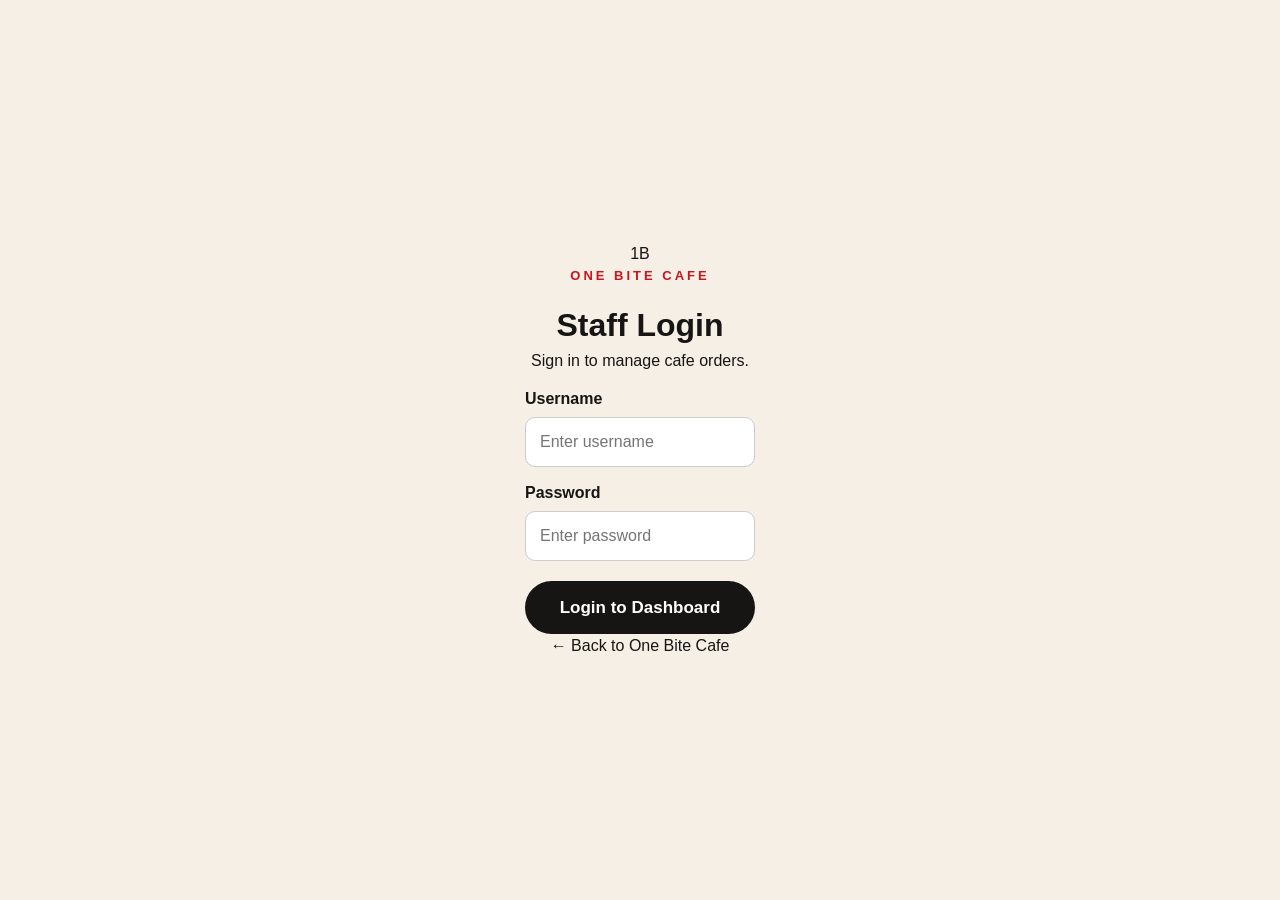
<file: login.html>
<!DOCTYPE html>
<html lang="en">

<head>

    <meta charset="UTF-8">

    <meta
        name="viewport"
        content="width=device-width, initial-scale=1.0"
    >

    <title>One Bite Cafe — Staff Login</title>

    <link
        rel="stylesheet"
        href="style.css"
    >

</head>


<body class="login-page">


    <main class="login-container">

        <div class="login-card">


            <!-- LOGO -->

            <div class="login-logo">
                1B
            </div>


            <p class="eyebrow">
                ONE BITE CAFE
            </p>


            <h1>
                Staff Login
            </h1>


            <p class="login-subtitle">
                Sign in to manage cafe orders.
            </p>


            <!-- LOGIN FORM -->

            <form id="staffLoginForm">


                <label for="staffUsername">
                    Username
                </label>

                <input
                    id="staffUsername"
                    type="text"
                    placeholder="Enter username"
                    autocomplete="username"
                    required
                >


                <label for="staffPassword">
                    Password
                </label>

                <input
                    id="staffPassword"
                    type="password"
                    placeholder="Enter password"
                    autocomplete="current-password"
                    required
                >


                <!-- ERROR -->

                <p
                    id="loginError"
                    class="login-error"
                ></p>


                <!-- LOGIN BUTTON -->

                <button
                    id="loginButton"
                    type="submit"
                    class="primary-btn half"
                >
                    Login to Dashboard
                </button>


            </form>


            <!-- BACK -->

            <a
                href="index.html"
                class="back-link"
            >
                ← Back to One Bite Cafe
            </a>


        </div>

    </main>



    <!-- =================================================
         STAFF LOGIN JAVASCRIPT
    ================================================= -->

    <script>

       

    const loginForm =
        document.getElementById("staffLoginForm");

    loginForm.addEventListener(
        "submit",
        async function (event) {

            event.preventDefault();

            const username =
                document
                    .getElementById("staffUsername")
                    .value
                    .trim();

            const password =
                document
                    .getElementById("staffPassword")
                    .value;

            const error =
                document.getElementById("loginError");

            const button =
                document.getElementById("loginButton");

            // Clear previous error
            error.textContent = "";

            // Disable button
            button.disabled = true;
            button.textContent = "Signing in...";

            try {

                /*
                 * SEND LOGIN REQUEST TO FASTAPI
                 */
               const response = await fetch(
    "https://onebite-cafe.onrender.com/api/login",
    {
                        method: "POST",

                        headers: {
                            "Content-Type":
                                "application/json"
                        },

                        body: JSON.stringify({
                            username: username,
                            password: password
                        })
                    }
                );


                /*
                 * SAFELY READ RESPONSE
                 */
                const responseText =
                    await response.text();

                let data = {};

                if (responseText) {

                    try {

                        data =
                            JSON.parse(responseText);

                    } catch (jsonError) {

                        console.error(
                            "Invalid JSON response:",
                            responseText
                        );

                        throw new Error(
                            "Server returned an invalid response."
                        );
                    }
                }


                /*
                 * HANDLE LOGIN ERROR
                 */
                if (!response.ok) {

                    throw new Error(
                        data.detail ||
                        data.message ||
                        "Invalid username or password."
                    );
                }


                /*
                 * CHECK TOKEN
                 */
                if (!data.token) {

                    throw new Error(
                        "Login succeeded but no staff token was returned."
                    );
                }


                /*
                 * SAVE STAFF TOKEN
                 */
                sessionStorage.setItem(
                    "oneBiteStaffToken",
                    data.token
                );


                /*
                 * SAVE LOGIN STATE
                 */
                sessionStorage.setItem(
                    "oneBiteStaffLoggedIn",
                    "true"
                );


                /*
                 * OPEN STAFF DASHBOARD
                 */
                window.location.href =
                    "admin.html";

            }


            catch (err) {

                console.error(
                    "Login error:",
                    err
                );

                error.textContent =
                    err.message ||
                    "Unable to connect to the server.";

            }


            finally {

                button.disabled = false;

                button.textContent =
                    "Login to Dashboard";

            }

        }
    );


</script>
    


</body>

</html>
</file>
<file: style.css>
/* =========================================================
   ONE BITE CAFE
   COMPLETE WEBSITE STYLES
   ========================================================= */

* {
    box-sizing: border-box;
    margin: 0;
    padding: 0;
}

html {
    scroll-behavior: smooth;
}

body {
    font-family: Arial, Helvetica, sans-serif;
    background: #f5efe6;
    color: #171513;
    line-height: 1.5;
    overflow-x: hidden;
}

button,
input,
select,
textarea {
    font: inherit;
}

button {
    cursor: pointer;
}

a {
    color: inherit;
    text-decoration: none;
}


/* =========================================================
   HEADER
   ========================================================= */

.site-header {
    height: 108px;
    background: #fffdf9;
    border-bottom: 1px solid #ded8d0;

    display: flex;
    align-items: center;
    justify-content: space-between;

    padding: 0 6.5%;

    position: sticky;
    top: 0;
    z-index: 100;
}


/* BRAND */

.brand {
    display: flex;
    align-items: center;
    gap: 14px;
}

.brand-logo {
    width: 74px;
    height: 74px;

    border-radius: 50%;

    object-fit: cover;
    display: block;

    border: none;
    transform: none;
}
.brand strong {
    display: block;

    font-size: 34px;
    line-height: 1;

   color: #C9151E;

    letter-spacing: -1.5px;
}

.brand small {
    display: block;

    font-size: 11px;
    font-weight: 800;

    letter-spacing: 2px;

    margin-top: 4px;
}


/* HEADER BUTTONS */

.header-actions {
    display: flex;
    align-items: center;
    gap: 14px;
}

.table-button,
.cart-button {
    border: 1px solid #252321;
    background: transparent;

    border-radius: 40px;

    padding: 12px 20px;

    font-weight: 700;
}

.table-button:hover,
.cart-button:hover {
    background: #171513;
    color: white;
}

.cart-button {
    min-width: 110px;

    display: flex;
    align-items: center;
    justify-content: center;
    gap: 10px;

    font-size: 16px;
}

#cartCount {
    background: #171513;
    color: white;

    width: 30px;
    height: 30px;

    border-radius: 50%;

    display: inline-flex;
    align-items: center;
    justify-content: center;

    font-weight: 800;
}


/* =========================================================
   HERO
   ========================================================= */

.hero {
    min-height: 430px;

    position: relative;
    overflow: hidden;

    background: #f5efe6;

    display: flex;
    align-items: center;

    padding: 70px 6.5%;
}


/* Decorative orange circle */

.hero::after {
    content: "";

    position: absolute;

    width: 550px;
    height: 550px;

    border-radius: 50%;

    background: #C9151E;

    right: 7%;
    top: -260px;

    border-bottom: 38px solid #171513;

    z-index: 0;
}

.hero::after {
    content: "";
    position: absolute;
    width: 550px;
    height: 430px;
    right: 7%;
    top: 0;
    border-radius: 50%;
    background: url("imagges/hero-food-table.jpg.jpeg") center/cover no-repeat;
    border-bottom: 18px solid #171513;
    box-shadow: 10px 15px 0 #171513;
    z-index: 1;
}


/* Small decorative card */

.hero::before {
    content:"\A made\A fresh\A for you ✦";

    white-space: pre;

    position: absolute;

    right: 8%;
    top: 65px;

    width: 190px;
    min-height: 145px;

    padding: 25px;

    background: #fffdf9;

    font-family: Georgia, serif;

    font-size: 27px;
    font-weight: 700;

    line-height: 1.05;

    transform: rotate(3deg);

    box-shadow: 10px 10px 0 #171513;

    z-index: 2;
}

.hero-content {
    position: relative;
    z-index: 5;

    max-width: 700px;
}

.eyebrow {
    color: #C9151E;

    font-size: 13px;
    font-weight: 800;

    letter-spacing: 3px;

    margin-bottom: 15px;
}

.hero h1 {
    font-size: clamp(55px, 7vw, 92px);

    line-height: 0.92;

    letter-spacing: -5px;

    max-width: 650px;

    margin-bottom: 25px;
}

.hero-text {
    font-size: 20px;

    color: #625d57;

    max-width: 550px;

    margin-bottom: 30px;
}


/* =========================================================
   BUTTONS
   ========================================================= */

.primary-btn {
    border: none;

    background: #171513;
    color: white;

    border-radius: 50px;

    padding: 15px 28px;

    font-weight: 800;

    transition: 0.2s ease;
}

.primary-btn:hover {
    background: #C9151E;
    transform: translateY(-2px);
}

.primary-btn.full {
    width: 100%;
}

.hero .primary-btn {
    font-size: 16px;
}


/* =========================================================
   TABLE BANNER
   ========================================================= */

.table-banner {
    background: #171513;
    color: white;

    min-height: 170px;

    padding: 45px 6.5%;

    display: flex;
    align-items: center;
    justify-content: space-between;
}

.table-banner small {
    display: block;

    color: #e8b99d;

    font-size: 12px;
    font-weight: 800;

    letter-spacing: 3px;

    margin-bottom: 7px;
}

.table-banner strong {
    font-size: 32px;
}

.table-banner button {
    background: transparent;
    color: white;

    border: none;

    font-size: 17px;
    font-weight: 800;

    text-decoration: underline;

    text-underline-offset: 5px;
}

.table-banner button:hover {
    color: #C9151E;
}


/* =========================================================
   GENERAL SECTIONS
   ========================================================= */

.menu-section,
.combo-section,
.review-section {
    padding: 90px 6.5%;
}

.section-heading {
    display: flex;
    justify-content: space-between;
    align-items: end;

    margin-bottom: 40px;
}

.section-heading h2 {
    font-size: clamp(42px, 5vw, 65px);

    line-height: 0.95;

    letter-spacing: -3px;
}

.section-heading .eyebrow {
    margin-bottom: 12px;
}


/* =========================================================
   CATEGORY BUTTONS
   ========================================================= */

.categories {
    display: flex;
    gap: 10px;

    flex-wrap: wrap;

    margin-bottom: 35px;
}

.categories button,
.category-btn {
    border: 1px solid #bdb5ad;

    background: transparent;

    padding: 11px 20px;

    border-radius: 30px;

    font-weight: 700;

    color: #4e4944;
}

.categories button:hover,
.categories button.active,
.category-btn:hover,
.category-btn.active {
    background: #171513;
    color: white;

    border-color: #171513;
}


/* =========================================================
   MENU GRID
   ========================================================= */

.menu-grid {
    display: grid;
    grid-template-columns: repeat(3, minmax(0, 1fr));
    gap: 18px;
    align-items: start;
}

.menu-card {
    max-width: 100%;
    border-radius: 16px;
}

.menu-card {
    background: #fffdf9;

    border: 1px solid #ddd5cb;

    border-radius: 20px;

    overflow: hidden;

    transition: 0.25s ease;
}

.menu-card:hover {
    transform: translateY(-5px);

    box-shadow:
        0 15px 35px rgba(0, 0, 0, 0.08);
}

.menu-card img {
    width: 50%;
    height: 50px;
    object-fit: cover;
    display: block;
}

.menu-card-content,
.menu-info {
    padding: 16px;
}

.menu-card h3,
.menu-info h3 {
    font-size: 19px;
    margin-bottom: 5px;
}

.menu-card p,
.menu-info p {
    font-size: 14px;
    margin-bottom: 10px;
}

.menu-card h3,
.menu-info h3 {
    font-size: 22px;

    margin-bottom: 6px;
}

.menu-card p,
.menu-info p {
    color: #77716b;

    margin-bottom: 15px;
}

.menu-card .price,
.menu-info .price {
    font-size: 20px;

    font-weight: 900;

    color: #171513;
}

.menu-card button,
.menu-info button {
    padding: 8px 15px;
    font-size: 14px;
}

.menu-card button:hover,
.menu-info button:hover {
    background: #C9151E;
}

.loading {
    color: #77716b;
    font-size: 18px;
}


/* =========================================================
   COMBOS
   ========================================================= */

.combo-section {
    background: #C9151E;
    color: white;
}

.combo-section .eyebrow {
    color: #171513;
}

.combo-grid {
    display: grid;

    grid-template-columns:
        repeat(3, minmax(0, 1fr));

    gap: 20px;
}

.combo-card {
    background: #fffdf9;
    color: #171513;

    border-radius: 22px;

    padding: 28px;

    border: 2px solid transparent;

    transition: 0.2s ease;
}

.combo-card:hover {
    border-color: #171513;
    transform: translateY(-4px);
}

.combo-card h3 {
    font-size: 25px;

    margin-bottom: 8px;
}

.combo-card p {
    color: #6c6660;

    margin-bottom: 15px;
}

.combo-card .price {
    font-size: 23px;
    font-weight: 900;
}


/* =========================================================
   REVIEWS
   ========================================================= */

.review-section {
    background: #f5efe6;

    text-align: center;
}

.review-section .section-heading {
    justify-content: center;
}

.review-section .eyebrow {
    margin-bottom: 10px;
}

.review-section .primary-btn {
    margin-top: 10px;
}


/* =========================================================
   FOOTER
   ========================================================= */

.site-footer {
    background: #171513;

    color: white;

    padding: 55px 6.5%;

    display: flex;
    justify-content: space-between;

    gap: 40px;
}

.site-footer strong {
    font-size: 22px;
}

.site-footer p {
    color: #bcb5ae;

    margin-top: 8px;
}

.footer-contact {
    text-align: right;
}


/* =========================================================
   OVERLAY / MODALS
   ========================================================= */

.overlay {
    position: fixed;

    inset: 0;

    background: rgba(0, 0, 0, 0.58);

    display: flex;
    align-items: center;
    justify-content: center;

    padding: 20px;

    z-index: 1000;
}

.overlay.hidden {
    display: none;
}
.hidden {
    display: none !important;
}


/* =========================================================
   CART
   ========================================================= */

.cart-panel {
    width: min(550px, 100%);

    max-height: 90vh;

    overflow-y: auto;

    background: #fffdf9;

    border-radius: 25px;

    padding: 30px;

    box-shadow:
        0 25px 70px rgba(0, 0, 0, 0.3);
}

.modal-head {
    display: flex;
    align-items: flex-start;
    justify-content: space-between;

    margin-bottom: 25px;
}

.modal-head h2 {
    font-size: 35px;

    line-height: 1;
}

.close-btn {
    width: 40px;
    height: 40px;

    border: none;

    background: #eee8e0;

    border-radius: 50%;

    font-size: 25px;

    line-height: 1;
}

.close-btn:hover {
    background: #171513;
    color: white;
}

.cart-table-info,
.tracking-table {
    background: #f5efe6;

    border-radius: 12px;

    padding: 13px 16px;

    margin-bottom: 20px;
}



.cart-total-row {
    display: flex;
    justify-content: space-between;

    padding: 20px 0;

    border-top: 1px solid #ddd5cb;

    margin-bottom: 15px;

    font-size: 20px;
}


/* =========================================================
   GENERAL MODAL
   ========================================================= */

.modal {
    width: min(500px, 100%);

    max-height: 90vh;

    overflow-y: auto;

    background: #fffdf9;

    border-radius: 25px;

    padding: 35px;

    position: relative;

    box-shadow:
        0 25px 70px rgba(0, 0, 0, 0.3);
}

.modal > .close-btn {
    position: absolute;

    right: 20px;
    top: 20px;
}

.modal h2 {
    font-size: 35px;

    line-height: 1;

    margin-bottom: 25px;
}

.modal input,
.modal select,
.modal textarea {
    width: 100%;

    border: 1px solid #cfc7be;

    background: white;

    border-radius: 12px;

    padding: 14px 16px;

    margin-bottom: 15px;

    outline: none;
}

.modal input:focus,
.modal select:focus,
.modal textarea:focus {
    border-color: #C9151E;
}


/* =========================================================
   TRACKING
   ========================================================= */

.tracking-modal {
    text-align: center;
}

.success-icon {
    width: 65px;
    height: 65px;

    border-radius: 50%;

    background: #4d8c67;
    color: white;

    margin: 0 auto 20px;

    display: flex;
    align-items: center;
    justify-content: center;

    font-size: 32px;
    font-weight: 900;
}

.tracking-modal h2 {
    margin-bottom: 10px;
}

.tracking-steps {
    display: grid;

    grid-template-columns:
        repeat(4, 1fr);

    gap: 10px;

    margin: 25px 0;
}

.step {
    display: flex;

    flex-direction: column;

    align-items: center;

    gap: 7px;
}

.step span {
    width: 40px;
    height: 40px;

    border-radius: 50%;

    background: #e8e1d9;

    display: flex;
    align-items: center;
    justify-content: center;

    font-weight: 800;
}

.step.active span {
    background: #C9151E;
    color: white;
}

.step small {
    font-size: 11px;

    color: #77716b;
}


/* =========================================================
   TOAST
   ========================================================= */

.toast {
    position: fixed;

    left: 50%;
    bottom: 30px;

    transform: translateX(-50%) translateY(100px);

    background: #171513;
    color: white;

    padding: 13px 22px;

    border-radius: 30px;

    z-index: 2000;

    opacity: 0;

    transition: 0.3s ease;

    pointer-events: none;
}

.toast.show {
    opacity: 1;

    transform:
        translateX(-50%)
        translateY(0);
}


/* =========================================================
   TABLE / MOBILE
   ========================================================= */

@media (max-width: 900px) {

    .site-header {
        padding: 0 4%;
    }

    .hero {
        padding: 60px 5%;
    }

    .hero::after {
        right: -250px;
    }

    .hero::before {
        right: 5%;
        transform: scale(0.8) rotate(3deg);
    }

    .menu-section,
    .combo-section,
    .review-section {
        padding: 70px 5%;
    }

    .menu-grid,
    .combo-grid {
        grid-template-columns: repeat(2, minmax(0, 1fr));
    }
}


/* =========================================================
   MOBILE
   ========================================================= */

@media (max-width: 600px) {

    .site-header {
        height: auto;

        min-height: 82px;

        padding: 12px 18px;

        gap: 10px;
    }

    .brand {
        gap: 8px;
    }

    .brand-logo {
    width: 52px;
    height: 52px;

    object-fit: cover;
    border: none;
    transform: none;
}

    .brand strong {
        font-size: 23px;
    }

    .brand small {
        font-size: 8px;
    }

    .header-actions {
        gap: 6px;
    }

    .table-button {
        display: none;
    }

    .cart-button {
        min-width: auto;

        padding: 8px 12px;
    }


    /* HERO */

    .hero {
        min-height: 540px;

        padding:
            55px
            22px
            40px;

        align-items: flex-start;
    }

    .hero::after {
        width: 400px;
        height: 400px;

        right: -240px;
        top: 260px;

        border-bottom-width: 25px;
    }

    .hero::before {
        right: 20px;
        top: 300px;

        width: 130px;

        min-height: 100px;

        padding: 18px;

        font-size: 19px;
    }

    .hero h1 {
        font-size: 58px;

        letter-spacing: -3px;
    }

    .hero-text {
        font-size: 17px;
    }


    /* TABLE */

    .table-banner {
        padding: 30px 22px;

        min-height: 135px;
    }

    .table-banner strong {
        font-size: 25px;
    }


    /* SECTIONS */

    .menu-section,
    .combo-section,
    .review-section {
        padding: 60px 20px;
    }

    .section-heading  h2 {
        font-size: 45px;

        letter-spacing: -2px;
    }


    /* MENU */

    .menu-grid,
    .combo-grid {
        grid-template-columns: 1fr;
    }

    .menu-card img {
        height: 210px;
    }


    /* FOOTER */

    .site-footer {
        padding: 45px 22px;

        flex-direction: column;
    }

    .footer-contact {
        text-align: left;
    }


    /* MODALS */

    .cart-panel,
    .modal {
        padding: 25px;

        border-radius: 20px;
    }

    .modal h2,
    .modal-head h2 {
        font-size: 30px;
    }

    .tracking-steps {
        gap: 5px;
    }

    .step span {
        width: 35px;
        height: 35px;
    }

    .step small {
        font-size: 9px;
    }
}


/* =========================================================
   VERY SMALL PHONES
   ========================================================= */

@media (max-width: 380px) {

    .hero h1 {
        font-size: 48px;
    }

    .brand strong {
        font-size: 20px;
    }

    .cart-button {
        font-size: 13px;
    }

    .section-heading h2  {
        font-size: 39px;
    }
}

/* =========================================================
   FINAL MENU FIX
   Works with the menu generated by script.js
   ========================================================= */

#menuGrid {
    display: grid !important;
    grid-template-columns: repeat(3, minmax(0, 1fr)) !important;
    gap: 24px !important;
    align-items: start !important;
}

/* MENU ITEM CARD */
#menuGrid > div {
    background: #fffdf9;
    border: 1px solid #ded6cd;
    border-radius: 18px;
    overflow: hidden;
    padding: 0;
    transition: 0.25s ease;
}

#menuGrid > div:hover {
    transform: translateY(-4px);
    box-shadow: 0 12px 30px rgba(0, 0, 0, 0.10);
}

/* FOOD IMAGE */
#menuGrid img {
    width: 100% !important;
    height: 145px !important;
    max-height: 145px !important;
    object-fit: cover !important;
    display: block !important;
}

/* MENU TEXT AREA */
#menuGrid > div > div {
    padding: 15px !important;
}

/* CATEGORY */
#menuGrid p {
    color: #77716b;
    font-size: 13px;
    margin: 0 0 4px;
}

/* FOOD NAME */
#menuGrid h3 {
    font-size: 19px;
    line-height: 1.2;
    margin: 0 0 10px;
}

/* PRICE */
#menuGrid span {
    font-weight: 800;
    font-size: 17px;
}

/* ADD BUTTON */
#menuGrid button {
    background: #171513 !important;
    color: #ffffff !important;

    border: none !important;

    border-radius: 30px !important;

    padding: 9px 17px !important;

    font-size: 14px !important;
    font-weight: 800 !important;

    cursor: pointer;

    margin-left: 7px;

    transition: 0.2s ease;
}

#menuGrid button:hover {
    background: #C9151E !important;
    color: #ffffff !important;
    transform: translateY(-1px);
}


/* =========================================================
   MOBILE
   ========================================================= */

@media (max-width: 700px) {

    #menuGrid {
        grid-template-columns: repeat(2, minmax(0, 1fr)) !important;
        gap: 14px !important;
    }

    #menuGrid img {
        height: 120px !important;
        max-height: 120px !important;
    }

    #menuGrid h3 {
        font-size: 16px;
    }

    #menuGrid button {
        padding: 8px 13px !important;
        font-size: 13px !important;
    }
}


@media (max-width: 450px) {

    #menuGrid {
        grid-template-columns: 1fr !important;
    }

    #menuGrid img {
        height: 160px !important;
        max-height: 160px !important;
    }
}
/* =========================================================
   CELEBRATIONS
   ========================================================= */

.celebration-section {
    background: #171513;
    color: rgb(235, 226, 226);
    padding: 100px 6.5%;
}

.celebration-content {
    max-width: 1250px;
    margin: 0 auto;

    display: grid;
    grid-template-columns: 1fr 0.8fr;
    gap: 70px;

    align-items: center;
}

.celebration-text .eyebrow {
    color: #C9151E;
    margin-bottom: 15px;
}

.celebration-text h2 {
    font-size: clamp(45px, 5vw, 70px);
    line-height: 0.95;
    letter-spacing: -3px;
    margin-bottom: 25px;
}

.celebration-description {
    color: #c8c1ba;
    font-size: 18px;
    max-width: 560px;
    margin-bottom: 35px;
}

.celebration-info {
    display: flex;
    flex-direction: column;
    gap: 18px;
    margin-bottom: 35px;
}

.celebration-item {
    display: flex;
    align-items: flex-start;
    gap: 15px;
}

.-item > span {
    width: 42px;
    height: 42px;

    background: #C9151E;
    color: white;

    border-radius: 50%;

    display: flex;
    align-items: center;
    justify-content: center;

    flex-shrink: 0;
}

.celebration-item strong {
    display: block;
    font-size: 17px;
    margin-bottom: 3px;
}

.celebration-item p {
    color: #aaa39c;
    font-size: 14px;
}

.celebration-buttons {
    display: flex;
    align-items: center;
    gap: 18px;
    flex-wrap: wrap;
}

.celebration-buttons .primary-btn {
    display: inline-flex;
    align-items: center;
    justify-content: center;
}

.celebration-instagram {
    color: white;
    font-weight: 700;

    border-bottom: 1px solid #C9151E;

    padding-bottom: 4px;
}

.celebration-instagram:hover {
    color: #C9151E;
}


/* POSTER */

.celebration-poster {
    background: white;
    padding: 10px;

    transform: rotate(2deg);

    box-shadow:
        12px 12px 0 #C9151E;

    max-width: 500px;
    margin-left: auto;
}

.celebration-poster img {
    width: 100%;
    height: auto;
    display: block;
}


/* IMPORTANT NOTES */

.celebration-notes {
    max-width: 1250px;
    margin: 75px auto 0;

    border-top: 1px solid #514b46;

    padding-top: 25px;

    display: grid;
    grid-template-columns: 1fr 1fr 1fr 1fr;

    gap: 25px;

    color: #aaa39c;

    font-size: 13px;
}

.celebration-notes strong {
    color: white;
    font-size: 15px;
}


/* TABLET */

@media (max-width: 900px) {

    .celebration-content {
        grid-template-columns: 1fr;
        gap: 50px;
    }

    .celebration-poster {
        margin: 0 auto;
        max-width: 550px;
    }

    .celebration-notes {
        grid-template-columns: 1fr 1fr;
    }
}


/* MOBILE */

@media (max-width: 600px) {

    .celebration-section {
        padding: 65px 20px;
    }

    .celebration-text h2 {
        font-size: 46px;
        letter-spacing: -2px;
    }

    .celebration-description {
        font-size: 16px;
    }

    .celebration-poster {
        transform: rotate(0);
        box-shadow: 7px 7px 0 #C9151E;
    }

    .celebration-buttons {
        flex-direction: column;
        align-items: stretch;
    }

    .celebration-buttons .primary-btn {
        width: 100%;
    }

    .celebration-instagram {
        text-align: center;
    }

    .celebration-notes {
        grid-template-columns: 1fr;
        gap: 18px;
    }
}
/* =========================================================
   BIRTHDAY CELEBRATIONS
========================================================= */

.celebration-section {
    background: #fffdf9;
    padding: 100px 6.5%;
    border-top: 1px solid #ded8d0;
}


/* HEADING */

.celebration-heading {
    display: grid;
    grid-template-columns: 1.2fr 0.8fr;
    gap: 60px;
    align-items: end;
    margin-bottom: 50px;
}

.celebration-heading h2 {
    font-size: clamp(48px, 6vw, 78px);
    line-height: 0.92;
    letter-spacing: -4px;
}

.celebration-intro {
    color: #625d57;
    font-size: 18px;
    line-height: 1.7;
    max-width: 450px;
}


/* PHOTO GALLERY */

.celebration-gallery {
    display: grid;

    grid-template-columns:
        1.5fr 1fr 1fr;

    gap: 18px;

    margin-bottom: 45px;
}

.celebration-photo {
    height: 360px;

    overflow: hidden;

    border-radius: 20px;

    background: #eee;
}

.celebration-photo.large {
    height: 420px;
}

.celebration-photo img {
    width: 100%;
    height: 100%;

    object-fit: cover;

    display: block;

    transition: transform 0.4s ease;
}

.celebration-photo:hover img {
    transform: scale(1.04);
}


/* INFORMATION CARDS */

.celebration-info {
    display: grid;

    grid-template-columns:
        repeat(3, minmax(0, 1fr));

    gap: 16px;

    margin-top: 20px;
}

.celebration-card {
    background: #f5efe6;

    border-radius: 20px;

    padding: 28px;

    min-height: 210px;

    border: 1px solid #ded6cd;

    transition: 0.25s ease;
}

.celebration-card:hover {
    transform: translateY(-4px);

    box-shadow:
        0 12px 30px rgba(0,0,0,0.08);
}

.celebration-card.highlight {
    background: #C9151E;
    color: white;
    border-color: #C9151E;
}

.celebration-card.warning {
    background: #171513;
    color: white;
    border-color: #171513;
}

.celebration-number {
    display: block;

    font-size: 13px;
    font-weight: 900;

    letter-spacing: 2px;

    color: #C9151E;

    margin-bottom: 30px;
}

.celebration-card.highlight .celebration-number {
    color: #171513;
}

.celebration-card.warning .celebration-number {
    color: #C9151E;
}

.celebration-card h3 {
    font-size: 23px;

    margin-bottom: 10px;
}

.celebration-card p {
    color: #6c6660;

    font-size: 15px;

    line-height: 1.6;
}

.celebration-card.highlight p,
.celebration-card.warning p {
    color: inherit;
}


/* BOOKING CTA */

.celebration-booking {
    margin-top: 55px;

    background: #171513;

    color: white;

    border-radius: 25px;

    padding: 35px 40px;

    display: flex;

    align-items: center;

    justify-content: space-between;

    gap: 30px;
}

.celebration-booking .eyebrow {
    color: #C9151E;

    margin-bottom: 8px;
}

.celebration-booking h3 {
    font-size: 32px;

    line-height: 1.1;

    max-width: 500px;
}

.celebration-call {
    background: #C9151E;

    color: white;

    padding: 15px 25px;

    border-radius: 50px;

    font-weight: 900;

    white-space: nowrap;

    transition: 0.2s ease;
}

.celebration-call:hover {
    background: white;

    color: #171513;

    transform: translateY(-2px);
}


/* =========================================================
   CELEBRATION MOBILE
========================================================= */

@media (max-width: 900px) {

    .celebration-heading {
        grid-template-columns: 1fr;

        gap: 20px;
    }

    .celebration-gallery {
        grid-template-columns: 1fr 1fr;
    }

    .celebration-photo.large {
        grid-column: 1 / -1;
        height: 400px;
    }

    .celebration-info {
        grid-template-columns: repeat(2, 1fr);
    }

}


@media (max-width: 600px) {

    .celebration-section {
        padding: 70px 20px;
    }

    .celebration-heading h2 {
        font-size: 48px;
        letter-spacing: -2px;
    }

    .celebration-intro {
        font-size: 16px;
    }

    .celebration-gallery {
        grid-template-columns: 1fr;
    }

    .celebration-photo,
    .celebration-photo.large {
        height: 300px;
        grid-column: auto;
    }

    .celebration-info {
        grid-template-columns: 1fr;
    }

    .celebration-card {
        min-height: auto;
    }

    .celebration-booking {
        padding: 30px 25px;

        flex-direction: column;

        align-items: flex-start;
    }

    .celebration-booking h3 {
        font-size: 27px;
    }

    .celebration-call {
        width: 100%;
        text-align: center;
    }

}
.instagram-link {
    color: #C9151E;
    font-weight: 900;
    text-decoration: underline;
    text-underline-offset: 3px;
}

.instagram-link:hover {
    color: #171513;
}
.secondary-btn {
    background: #000;
    color: #fff;
    border: 1px solid #000;
    padding: 13px 24px;
    border-radius: 50px;
    font-size: 15px;
    font-weight: 600;
    cursor: pointer;
    transition: 0.3s ease;
}

.secondary-btn:hover {
    background: #333;
}
/* Combo + ADD button */
.combo .add {
    background: #000;
    color: #fff;
    border: none;
    border-radius: 999px;
    padding: 10px 18px;
    font-size: 13px;
    font-weight: 700;
    cursor: pointer;
    transition: 0.2s ease;
}

.combo .add:hover {
    background: #222;
    transform: translateY(-1px);
}
/* =====================================================
   CUSTOMER REVIEWS
===================================================== */

.review-section {
    background: #f5efe6;
    padding: 100px 6.5%;
}

.review-intro {
    max-width: 380px;
    color: #625d57;
    font-size: 17px;
    line-height: 1.6;
}

.reviews-grid {
    display: grid;
    grid-template-columns: repeat(3, 1fr);
    gap: 18px;
}

.review-card {
    background: #fffdf9;
    border: 1px solid #ded6cd;
    border-radius: 20px;
    padding: 30px;
    min-height: 230px;

    display: flex;
    flex-direction: column;
    justify-content: space-between;

    transition: 0.25s ease;
}

.review-card:hover {
    transform: translateY(-5px);

    box-shadow:
        0 15px 35px rgba(0, 0, 0, 0.08);
}

.review-stars {
    font-size: 18px;
    margin-bottom: 20px;
}

.review-text {
    font-family: Georgia, serif;
    font-size: 20px;
    line-height: 1.45;

    color: #302c28;

    margin-bottom: 25px;
}

.review-card strong {
    font-size: 14px;
    color: #77716b;
}

.review-action {
    text-align: center;
    margin-top: 45px;
}


/* TABLET */

@media (max-width: 900px) {

    .reviews-grid {
        grid-template-columns: 1fr 1fr;
    }

}


/* MOBILE */

@media (max-width: 600px) {

    .review-section {
        padding: 70px 20px;
    }

    .review-intro {
        margin-top: 15px;
        font-size: 16px;
    }

    .reviews-grid {
        grid-template-columns: 1fr;
        gap: 14px;
    }

    .review-card {
        min-height: 200px;
        padding: 25px;
    }

    .review-text {
        font-size: 18px;
    }

}
/* ORDER SUCCESS MODAL */

#orderSuccessModal {
    position: fixed;
    inset: 0;
    z-index: 9999;
    display: flex;
    align-items: center;
    justify-content: center;
    background: rgba(0, 0, 0, 0.55);
    padding: 20px;
}

#orderSuccessModal.hidden {
    display: none !important;
}

.success-box {
    width: min(420px, 100%);
    background: #fff;
    border-radius: 24px;
    padding: 35px 25px;
    text-align: center;
    box-shadow: 0 20px 60px rgba(0, 0, 0, 0.2);
}

.success-icon {
    width: 70px;
    height: 70px;
    margin: 0 auto 18px;
    border-radius: 50%;
    background: #2e8b57;
    color: white;
    display: flex;
    align-items: center;
    justify-content: center;
    font-size: 38px;
    font-weight: bold;
}

.success-box h2 {
    margin: 0 0 10px;
    font-size: 28px;
}

.success-box p {
    color: #666;
}

.success-order {
    margin: 18px 0;
}

.success-continue {
    width: 100%;
    border: none;
    border-radius: 12px;
    padding: 14px 20px;
    background: #111;
    color: white;
    font-size: 16px;
    font-weight: 600;
    cursor: pointer;
}

.success-continue:hover {
    opacity: 0.9;
}
/* ==============================
   CENTER STAFF LOGIN
============================== */

.login-page {
    min-height: 100vh;
    display: flex;
    align-items: center;
    justify-content: center;
    padding: 20px;
}

.login-card {
    width: 100%;
    max-width: 420px;
    margin: 0 auto;
    text-align: center;
}

.login-card form {
    text-align: left;
}

.login-card .login-button {
    width: 100%;
}/* ==============================
   STAFF LOGIN - CENTER
============================== */

.login-page {
    min-height: 100vh;
    display: flex;
    align-items: center;
    justify-content: center;
    padding: 20px;
}

.login-card {
    width: 100%;
    max-width: 420px;
    margin: 0 auto;
}
/* ==============================
   STAFF LOGIN FORM
============================== */

#staffLoginForm {
    width: 100%;
    max-width: 420px;
    margin: 0 auto;
}

#staffLoginForm label {
    display: block;
    text-align: left;
    margin-top: 14px;
    margin-bottom: 6px;
    font-weight: 600;
}

#staffLoginForm input {
    display: block;
    width: 100%;
    box-sizing: border-box;
    padding: 12px 14px;
    border-radius: 10px;
    border: 1px solid #ccc;
    font-size: 16px;
}

#staffLoginForm button {
    display: block;
    width: 100%;
    margin-top: 20px;
    padding: 14px 20px;
    border-radius: 30px;
    border: none;
    background: #171514;
    color: white;
    font-size: 17px;
    font-weight: 700;
    cursor: pointer;
}

#staffLoginForm button:hover {
    opacity: 0.9;
}
/* =========================================
   MOBILE FIXES — ONE BITE CAFE
   ========================================= */

@media (max-width: 600px) {

    /* ---------- ABOUT SECTION ---------- */

    .about {
        display: block;
        padding: 55px 24px;
        overflow: hidden;
    }

    .about h2 {
        font-size: clamp(52px, 15vw, 82px);
        line-height: 0.9;
        margin: 0 0 35px;
        max-width: 100%;
        word-break: normal;
        overflow-wrap: normal;
    }

    .about p {
        font-size: 20px;
        line-height: 1.55;
        margin: 0;
        max-width: 100%;
    }


    /* ---------- CELEBRATION SECTION ---------- */

    .celebration-section {
        overflow: hidden;
        padding-left: 24px;
        padding-right: 24px;
    }

    .celebration-heading h2 {
        font-size: 42px;
        line-height: 1;
        margin-bottom: 25px;
    }

    .celebration-section p {
        color: #242424;
    }

    .celebration-section h3,
    .celebration-section h4,
    .celebration-section span {
        color: #242424;
    }


    /* ---------- HERO ART ---------- */

    .hero-art {
        height: 330px;
        width: 100%;
        position: relative;
        overflow: hidden;
    }

    .hero-art .circle {
        right: -100px;
        bottom: -120px;
    }

    .floating-card {
        right: 25px;
        bottom: 35px;
        width: 180px;
        max-width: 45%;
        padding: 20px;
        transform: rotate(-3deg);
        z-index: 5;
        box-sizing: border-box;
    }

    .floating-card p {
        font-size: 20px;
        line-height: 1;
    }

}
.celebration-title {
    color: #171717 !important;
    -webkit-text-fill-color: #171717 !important;
    background: none !important;
    background-image: none !important;
    -webkit-background-clip: initial !important;
    background-clip: initial !important;
    text-shadow: none !important;
    opacity: 1 !important;
    visibility: visible !important;
    display: block !important;
}

@media (max-width: 600px) {
    .celebration-title {
        color: #171717 !important;
        -webkit-text-fill-color: #171717 !important;
        background: none !important;
        background-image: none !important;
        -webkit-background-clip: initial !important;
        background-clip: initial !important;
        text-shadow: none !important;
        font-size: 52px !important;
        line-height: 0.95 !important;
        margin: 15px 0 30px !important;
    }
}
/* FIX: Celebrate With Us heading */
.celebration-section .celebration-heading h2 {
    color: #171717 !important;
    -webkit-text-fill-color: #171717 !important;
    opacity: 1 !important;
    visibility: visible !important;
    display: block !important;
    background: transparent !important;
}

@media (max-width: 600px) {
    .celebration-section .celebration-heading h2 {
        color: #171717 !important;
        -webkit-text-fill-color: #171717 !important;
        font-size: 48px !important;
        line-height: 0.95 !important;
        letter-spacing: -2px !important;
        opacity: 1 !important;
        visibility: visible !important;
    }
}
.celebration-heading h2,
.celebration-heading h2 span,
.celebration-heading h2 strong {
    color: #171717 !important;
    -webkit-text-fill-color: #171717 !important;
    text-shadow: none !important;
    opacity: 1 !important;
    visibility: visible !important;
}
/* =========================================================
   MOBILE VISUAL POLISH
   Outside Food + Ready to Celebrate
   ========================================================= */

@media (max-width: 600px) {

    /* ---------- OUTSIDE FOOD CARD ---------- */

    .outside-food,
    .outside-food h3,
    .outside-food h4,
    .outside-food .card-title,
    .outside-food .title {
        color: #ffffff !important;
        -webkit-text-fill-color: #ffffff !important;
        opacity: 1 !important;
        visibility: visible !important;
    }

    .outside-food p,
    .outside-food .card-text {
        color: #ffffff !important;
        -webkit-text-fill-color: #ffffff !important;
        opacity: 1 !important;
    }


    /* ---------- READY TO CELEBRATE ---------- */

    .celebration-cta,
    .celebration-cta h2,
    .celebration-cta h3,
    .celebration-cta .title,
    .celebration-cta .cta-title {
        color: #ffffff !important;
        -webkit-text-fill-color: #ffffff !important;
        opacity: 1 !important;
        visibility: visible !important;
    }

    .celebration-cta p,
    .celebration-cta .cta-text {
        color: #ffffff !important;
        -webkit-text-fill-color: #ffffff !important;
        opacity: 1 !important;
    }


    /* Orange small heading */
    .celebration-cta .eyebrow {
        color: #f15a29 !important;
        -webkit-text-fill-color: #f15a29 !important;
        opacity: 1 !important;
    }


    /* Phone button */
    .celebration-cta a,
    .celebration-cta button {
        opacity: 1 !important;
        visibility: visible !important;
    }

}
/* =========================================================
   MOBILE CELEBRATION CARD TEXT FIX
   ========================================================= */

@media (max-width: 600px) {

    /* ---------- OUTSIDE FOOD ---------- */

    .celebration-card.warning h3 {
        color: #ffffff !important;
        -webkit-text-fill-color: #ffffff !important;
        opacity: 1 !important;
        visibility: visible !important;
    }

    .celebration-card.warning p {
        color: #ffffff !important;
        -webkit-text-fill-color: #ffffff !important;
        opacity: 1 !important;
        visibility: visible !important;
    }


    /* ---------- READY TO CELEBRATE ---------- */

    .celebration-booking h3 {
        color: #ffffff !important;
        -webkit-text-fill-color: #ffffff !important;
        opacity: 1 !important;
        visibility: visible !important;
    }

    .celebration-booking .eyebrow {
        color: #f15a29 !important;
        -webkit-text-fill-color: #f15a29 !important;
        opacity: 1 !important;
        visibility: visible !important;
    }

    .celebration-booking .celebration-call {
        color: #ffffff !important;
        -webkit-text-fill-color: #ffffff !important;
        opacity: 1 !important;
        visibility: visible !important;
    }

}
/* =========================================
   ABOUT US — MOBILE FIX
   ========================================= */

@media (max-width: 600px) {

    .about-section {
        width: 100%;
        box-sizing: border-box;
        padding: 60px 24px 70px !important;
        overflow: hidden;
    }

    .about-section .section-heading {
        width: 100%;
        display: block !important;
        box-sizing: border-box;
    }

    .about-section .section-heading > div {
        width: 100%;
        display: block !important;
    }

    .about-section .eyebrow {
        margin: 0 0 25px !important;
        font-size: 16px !important;
        line-height: 1.2 !important;
        letter-spacing: 5px !important;
        color: #ef542c !important;
        white-space: normal !important;
    }

    .about-section h2 {
        width: 100%;
        max-width: 100% !important;
        margin: 0 0 35px !important;

        font-size: 58px !important;
        line-height: 0.92 !important;
        letter-spacing: -2.5px !important;

        color: #171717 !important;
        -webkit-text-fill-color: #171717 !important;

        display: block !important;
        overflow: visible !important;
        word-break: normal !important;
        overflow-wrap: normal !important;
    }

    .about-section .about-intro {
        width: 100%;
        max-width: 100% !important;
        margin: 0 !important;

        font-size: 19px !important;
        line-height: 1.55 !important;
        color: #171717 !important;

        display: block !important;
    }
}
/* =========================================
   MOBILE ABOUT US FIX
   ========================================= */

@media (max-width: 600px) {

    .about-section {
        width: 100%;
        box-sizing: border-box;
        padding: 60px 24px 70px !important;
        overflow: hidden;
    }

    /* IMPORTANT: change the desktop flex layout */
    .about-section .section-heading {
        display: flex !important;
        flex-direction: column !important;
        align-items: flex-start !important;
        justify-content: flex-start !important;
        gap: 0 !important;
        width: 100%;
        margin-bottom: 0 !important;
    }

    .about-section .section-heading > div {
        width: 100% !important;
        display: block !important;
    }

    .about-section .eyebrow {
        margin: 0 0 24px !important;
        font-size: 16px !important;
        line-height: 1.2 !important;
        letter-spacing: 5px !important;
        color: #ef542c !important;
    }

    .about-section .section-heading h2 {
        width: 100% !important;
        max-width: 100% !important;

        font-size: 56px !important;
        line-height: 0.92 !important;
        letter-spacing: -2.5px !important;

        margin: 0 0 32px !important;

        color: #171717 !important;
        -webkit-text-fill-color: #171717 !important;

        display: block !important;
        opacity: 1 !important;
        visibility: visible !important;
    }

    .about-section .about-intro {
        width: 100% !important;
        max-width: 100% !important;

        margin: 0 !important;

        font-size: 19px !important;
        line-height: 1.55 !important;

        color: #171717 !important;

        display: block !important;
        opacity: 1 !important;
        visibility: visible !important;
    }
}
/* =========================================
   CART QUANTITY CONTROLS — FINAL
   ========================================= */

.cart-item {
    display: flex !important;
    align-items: center !important;
    justify-content: space-between !important;
    gap: 10px !important;
    width: 100% !important;
    box-sizing: border-box !important;
}

.cart-item > div:first-child {
    flex: 1 1 auto !important;
    min-width: 0 !important;
}

/* Keep − number + ALWAYS in one row */
.cart-item-actions {
    display: grid !important;
    grid-template-columns: 34px 28px 34px !important;
    grid-template-rows: 34px !important;

    align-items: center !important;
    justify-items: center !important;

    gap: 3px !important;

    width: 102px !important;
    min-width: 102px !important;
    height: 34px !important;

    flex-shrink: 0 !important;
    white-space: nowrap !important;
}

.cart-item-actions button {
    width: 34px !important;
    height: 34px !important;

    min-width: 34px !important;
    min-height: 34px !important;

    padding: 0 !important;
    margin: 0 !important;

    border: none !important;
    border-radius: 50% !important;

    background: #171513 !important;
    color: white !important;

    display: flex !important;
    align-items: center !important;
    justify-content: center !important;

    flex-shrink: 0 !important;
}

.cart-item-actions strong {
    width: 28px !important;
    min-width: 28px !important;
    height: 34px !important;

    padding: 0 !important;
    margin: 0 !important;

    display: flex !important;
    align-items: center !important;
    justify-content: center !important;

    font-size: 18px !important;
    line-height: 1 !important;

    flex-shrink: 0 !important;
}


/* =========================================
   MOBILE CART
   ========================================= */

@media (max-width: 600px) {

    .cart-item {
        gap: 6px !important;
        padding: 14px !important;
    }

    .cart-item > div:first-child {
        flex: 1 1 auto !important;
        min-width: 0 !important;
    }

    .cart-item-actions {
        display: grid !important;

        grid-template-columns: 32px 24px 32px !important;
        grid-template-rows: 32px !important;

        gap: 3px !important;

        width: 94px !important;
        min-width: 94px !important;
        height: 32px !important;

        flex-shrink: 0 !important;
    }

    .cart-item-actions button {
        width: 32px !important;
        height: 32px !important;

        min-width: 32px !important;
        min-height: 32px !important;
    }

    .cart-item-actions strong {
        width: 24px !important;
        min-width: 24px !important;
        height: 32px !important;

        font-size: 17px !important;
    }
}
/* =========================================
   CART
   ========================================= */

.cart-items {
    display: flex;
    flex-direction: column;
    gap: 12px;
    margin-bottom: 20px;
}

.cart-item {
    display: grid;
    grid-template-columns: minmax(0, 1fr) 100px;
    align-items: center;
    gap: 10px;

    width: 100%;
    box-sizing: border-box;

    padding: 15px;
    background: #f5efe6;
    border-radius: 14px;
}

.cart-item > div:first-child {
    min-width: 0;
}

.cart-item > div:first-child strong {
    display: inline;
}

.cart-item > div:first-child small {
    display: inline;
}

.cart-item-actions {
    display: grid !important;

    grid-template-columns: 30px 28px 30px;
    grid-template-rows: 30px;

    align-items: center;
    justify-items: center;

    gap: 4px;

    width: 96px;
    min-width: 96px;

    flex-shrink: 0;
}

.cart-item-actions button {
    border: none;

    background: #171513;
    color: white;

    border-radius: 50%;

    width: 30px;
    height: 30px;

    min-width: 30px;
    min-height: 30px;

    padding: 0;
    margin: 0;

    display: flex !important;
    align-items: center;
    justify-content: center;

    flex-shrink: 0;
}

.cart-item-actions strong {
    width: 28px;
    min-width: 28px;
    height: 30px;

    display: flex !important;
    align-items: center;
    justify-content: center;

    margin: 0;
    padding: 0;

    font-size: 18px;
}


/* MOBILE */
@media (max-width: 600px) {

    .cart-item {
        grid-template-columns: minmax(0, 1fr) 96px;
        gap: 6px;
        padding: 12px;
    }

    .cart-item-actions {
        grid-template-columns: 28px 24px 28px;
        grid-template-rows: 28px;

        width: 88px;
        min-width: 88px;

        gap: 4px;
    }

    .cart-item-actions button {
        width: 28px;
        height: 28px;

        min-width: 28px;
        min-height: 28px;
    }

    .cart-item-actions strong {
        width: 24px;
        min-width: 24px;
        height: 28px;

        font-size: 17px;
    }
}
/* =========================================
   CART — MOBILE FINAL
   ========================================= */

.cart-item {
    display: grid !important;
    grid-template-columns: minmax(0, 1fr) auto !important;
    align-items: center !important;
    column-gap: 10px !important;
    width: 100% !important;
    box-sizing: border-box !important;
}

.cart-item > div:first-child {
    min-width: 0 !important;
    overflow: hidden !important;
}

.cart-item-actions {
    display: flex !important;
    flex-direction: row !important;
    align-items: center !important;
    justify-content: flex-end !important;

    gap: 4px !important;

    width: max-content !important;
    min-width: max-content !important;

    flex-wrap: nowrap !important;
    white-space: nowrap !important;
}

.cart-item-actions button {
    display: flex !important;
    align-items: center !important;
    justify-content: center !important;

    width: 30px !important;
    height: 30px !important;

    min-width: 30px !important;
    min-height: 30px !important;

    padding: 0 !important;
    margin: 0 !important;

    border: none !important;
    border-radius: 50% !important;

    background: #171513 !important;
    color: #ffffff !important;

    flex: 0 0 30px !important;
}

.cart-item-actions strong {
    display: flex !important;
    align-items: center !important;
    justify-content: center !important;

    width: 22px !important;
    min-width: 22px !important;
    height: 30px !important;

    margin: 0 !important;
    padding: 0 !important;

    flex: 0 0 22px !important;
}


@media (max-width: 600px) {

    .cart-item {
        grid-template-columns: minmax(0, 1fr) 88px !important;
        column-gap: 5px !important;
        padding: 12px !important;
    }

    .cart-item-actions {
        width: 88px !important;
        min-width: 88px !important;
        justify-content: center !important;
        gap: 2px !important;
    }

    .cart-item-actions button {
        width: 28px !important;
        height: 28px !important;
        min-width: 28px !important;
        min-height: 28px !important;
        flex-basis: 28px !important;
    }

    .cart-item-actions strong {
        width: 22px !important;
        min-width: 22px !important;
        height: 28px !important;
        flex-basis: 22px !important;
        font-size: 17px !important;
    }
}
/* =========================================================
   FINAL CART LAYOUT
   ========================================================= */

.cart-items {
    display: flex;
    flex-direction: column;
    gap: 12px;
    margin-bottom: 20px;
}

.cart-item {
    display: flex !important;
    align-items: center !important;
    justify-content: space-between !important;
    gap: 10px !important;
    width: 100% !important;
    padding: 15px !important;
    background: #f5efe6;
    border-radius: 14px;
    box-sizing: border-box;
}

/* LEFT SIDE - ITEM NAME + PRICE */
.cart-item > div:first-child {
    flex: 1 1 auto !important;
    min-width: 0 !important;
    overflow: hidden;
}

/* ITEM NAME */
.cart-item > div:first-child strong {
    display: block;
    max-width: 100%;
    overflow: hidden;
    text-overflow: ellipsis;
    white-space: nowrap;
}

/* PRICE */
.cart-item > div:first-child small {
    display: block;
    margin-top: 4px;
}

/* RIGHT SIDE - MINUS / NUMBER / PLUS */
.cart-item-actions {
    display: flex !important;
    flex-direction: row !important;
    align-items: center !important;
    justify-content: center !important;
    gap: 8px !important;
    flex: 0 0 auto !important;
    flex-shrink: 0 !important;
    white-space: nowrap !important;
}

/* BUTTONS */
.cart-item-actions button {
    flex: 0 0 30px !important;
    width: 30px !important;
    min-width: 30px !important;
    max-width: 30px !important;
    height: 30px !important;
    min-height: 30px !important;

    padding: 0 !important;
    margin: 0 !important;

    border: none !important;
    border-radius: 50% !important;

    background: #171513 !important;
    color: white !important;

    display: flex !important;
    align-items: center !important;
    justify-content: center !important;

    line-height: 1 !important;
}

/* QUANTITY NUMBER */
.cart-item-actions strong {
    flex: 0 0 auto !important;
    min-width: 18px !important;
    text-align: center !important;
    white-space: nowrap !important;
}
/* =========================================================
   ABOUT US - MOBILE ALIGNMENT
   ========================================================= */

/* =========================================================
   ABOUT US - FIX HEADING WRAPPING
   ========================================================= */

@media (max-width: 600px) {

    .about-section .section-heading {
        display: flex !important;
        flex-direction: column !important;
        align-items: flex-start !important;
        width: 100% !important;
    }

    .about-section .section-heading > div {
        width: 100% !important;
        max-width: 100% !important;
    }

    .about-section .section-heading h2 {
        display: block !important;

        width: 100% !important;
        max-width: 100% !important;

        margin: 0 !important;
        padding: 0 !important;

        font-size: 42px !important;
        line-height: 0.98 !important;
        letter-spacing: -2px !important;

        text-align: left !important;

        /* IMPORTANT */
        word-break: normal !important;
        overflow-wrap: normal !important;
        white-space: normal !important;
    }

    .about-section .section-heading h2 br {
        display: block !important;
    }
}
/* =========================================================
   FINAL ABOUT US MOBILE FIX
   ========================================================= */

.about-title {
    margin: 0 !important;
    padding: 0 !important;
}

.about-title span {
    display: block !important;
    white-space: nowrap !important;
    width: max-content !important;
}

@media (max-width: 600px) {

    .about-section .section-heading {
        display: flex !important;
        flex-direction: column !important;
        align-items: flex-start !important;
        width: 100% !important;
    }

    .about-section .section-heading > div {
        width: auto !important;
        max-width: none !important;
    }

    .about-section .about-title {
        display: block !important;
        width: auto !important;
        max-width: none !important;

        font-size: 40px !important;
        line-height: 0.98 !important;
        letter-spacing: -2px !important;

        text-align: left !important;
        white-space: normal !important;
    }

    .about-section .about-title span {
        display: block !important;
        white-space: nowrap !important;
        width: max-content !important;
    }

    .about-section .about-intro {
        width: 100% !important;
        max-width: 100% !important;
        margin: 20px 0 0 !important;
        text-align: left !important;
    }
}

@media (max-width: 380px) {

    .about-section .about-title {
        font-size: 36px !important;
    }
}
/* =========================================================
   ABOUT US — SAME STYLE AS CELEBRATION HEADING
   ========================================================= */

.about-heading-title {
    margin: 0;
    padding: 0;
    font-size: 45px;
    line-height: 0.95;
    letter-spacing: -2px;
    font-weight: 700;
}

@media (max-width: 600px) {

    .about-section .section-heading {
        display: block !important;
    }

    .about-section .about-heading-title {
        display: block !important;
        width: auto !important;
        max-width: none !important;

        font-size: 45px !important;
        line-height: 0.95 !important;
        letter-spacing: -2px !important;

        white-space: normal !important;
        word-break: normal !important;
        overflow-wrap: normal !important;

        margin: 0 !important;
    }

    .about-section .about-intro {
        margin-top: 25px !important;
    }
}

@media (max-width: 380px) {

    .about-section .about-heading-title {
        font-size: 40px !important;
        letter-spacing: -1.5px !important;
    }
}
/* =========================================================
   ABOUT US
   ========================================================= */

.about-section {
    width: 100%;
    max-width: 100%;
    padding: 60px 20px;
    overflow: hidden;
}

.about-section h2 {
    margin: 0;
    padding: 0;

    font-size: 45px;
    line-height: 0.95;
    letter-spacing: -2px;

    white-space: nowrap;
}

.about-section p {
    margin: 30px 0 0;
    max-width: 600px;

    font-size: 20px;
    line-height: 1.5;
}


/* MOBILE */

@media (max-width: 600px) {

    .about-section {
        padding: 50px 20px;
    }

    .about-section h2 {
        font-size: 45px !important;
        line-height: 0.95 !important;
        letter-spacing: -2px !important;

        white-space: nowrap !important;
        width: max-content !important;
        max-width: none !important;

        text-align: left !important;
    }

    .about-section p {
        font-size: 18px;
    }
}


/* SMALL PHONE */

@media (max-width: 380px) {

    .about-section h2 {
        font-size: 40px !important;
        letter-spacing: -1.5px !important;
    }
}
/* ===== FINAL ABOUT US FIX ===== */

@media (max-width: 600px) {

    .about-section .section-heading {
        display: block !important;
        width: 100% !important;
    }

    .about-section .section-heading > div {
        width: 100% !important;
        max-width: none !important;
    }

    .about-section h2 {
        display: block !important;
        width: max-content !important;
        max-width: none !important;

        margin: 0 !important;
        padding: 0 !important;

        font-size: 45px !important;
        line-height: 0.95 !important;
        letter-spacing: -2px !important;

        white-space: nowrap !important;
        word-break: normal !important;
        overflow-wrap: normal !important;
    }
}
/* ===== FINAL CART FIX ===== */

.cart-item {
    display: grid !important;
    grid-template-columns: minmax(0, 1fr) max-content !important;

    align-items: center !important;
    gap: 10px !important;

    width: 100% !important;
    box-sizing: border-box !important;
}

.cart-item > div:first-child {
    min-width: 0 !important;
    width: 100% !important;
}

.cart-item > div:first-child strong {
    display: block !important;

    overflow: hidden !important;
    text-overflow: ellipsis !important;
    white-space: nowrap !important;
}

.cart-item-actions {
    display: flex !important;
    flex-direction: row !important;
    flex-wrap: nowrap !important;

    align-items: center !important;
    justify-content: flex-end !important;

    gap: 7px !important;

    width: max-content !important;
    min-width: max-content !important;
}

.cart-item-actions button {
    flex: 0 0 30px !important;

    width: 30px !important;
    min-width: 30px !important;
    max-width: 30px !important;

    height: 30px !important;
    min-height: 30px !important;

    padding: 0 !important;
    margin: 0 !important;

    display: inline-flex !important;
    align-items: center !important;
    justify-content: center !important;
}

.cart-item-actions strong {
    flex: 0 0 auto !important;
    min-width: 18px !important;

    text-align: center !important;
    white-space: nowrap !important;
}
/* =========================================
   ADMIN DASHBOARD PILL BUTTONS
   ========================================= */

.admin-tab {
    border: none !important;
    border-radius: 999px !important;

    padding: 12px 24px !important;

    background: #171513 !important;
    color: #ffffff !important;

    font-size: 14px !important;
    font-weight: 600 !important;

    cursor: pointer;

    transition: all 0.2s ease;
}

.admin-tab:hover {
    background: #C9151E !important;
    color: #ffffff !important;
}

.admin-tab.active {
    background: #C9151E !important;
    color: #ffffff !important;
}
/* =========================================
   ALL ADMIN DASHBOARD BUTTONS
   ========================================= */

body.admin-page button {
    border-radius: 999px !important;

    padding: 10px 20px !important;

    border: none !important;

    background: #171513 !important;
    color: #ffffff !important;

    font-size: 14px !important;
    font-weight: 600 !important;

    cursor: pointer;

    transition:
        background 0.2s ease,
        transform 0.2s ease;
}

body.admin-page button:hover {
    background: #C9151E !important;
    color: #ffffff !important;

    transform: translateY(-1px);
}

/* SELECTED ADMIN TAB */

body.admin-page .admin-tab.active {
    background: #C9151E !important;
    color: #ffffff !important;
}

/* =========================================
   ADMIN ORDER DATE FILTERS
   ========================================= */

.admin-order-filters {
    margin: 18px 0 24px;
}

.admin-order-filter-buttons {
    display: flex;
    flex-wrap: wrap;
    gap: 10px;
}

.order-filter-btn {
    padding: 10px 20px;
    border: 1px solid #ded6c9;
    border-radius: 999px;
    background: #fffdf8;
    color: #342c24;
    font-weight: 600;
    cursor: pointer;
    transition: background 0.2s ease, color 0.2s ease;
}

.order-filter-btn:hover,
.order-filter-btn.active {
    background: #342c24;
    color: #ffffff;
    border-color: #342c24;
}

.admin-history-date {
    display: flex;
    flex-wrap: wrap;
    align-items: center;
    gap: 10px;
    margin-top: 14px;
}

.admin-history-date[hidden] {
    display: none !important;
}

.admin-history-date input {
    padding: 9px 12px;
    border: 1px solid #ded6c9;
    border-radius: 10px;
    font: inherit;
}

.admin-history-date button {
    padding: 9px 14px;
    border: 1px solid #ded6c9;
    border-radius: 999px;
    background: #ffffff;
    cursor: pointer;
}

.admin-order-datetime {
    margin: 10px 0;
    color: #756b60;
    font-size: 13px;
    line-height: 1.6;
    overflow-wrap: anywhere;
}

@media (max-width: 480px) {
    .order-filter-btn {
        padding: 9px 15px;
        font-size: 13px;
    }

    .admin-history-date {
        align-items: stretch;
    }

    .admin-history-date input {
        max-width: 100%;
    }
}

/* Homepage hero image */
.hero::before {
    content: none !important;
    display: none !important;
}

.hero::after {
    content: "" !important;
    position: absolute;
    width: 410px;
    height: 455px;
    right: 7%;
    top: 0;
    border: none !important;
    border-radius: 30px;
    background-image: url("imagges/food-table.jpg");
    background-size: cover;
    background-position: center;
    background-repeat: no-repeat;
    box-shadow: none !important;
    z-index: 1;
}
</file>
